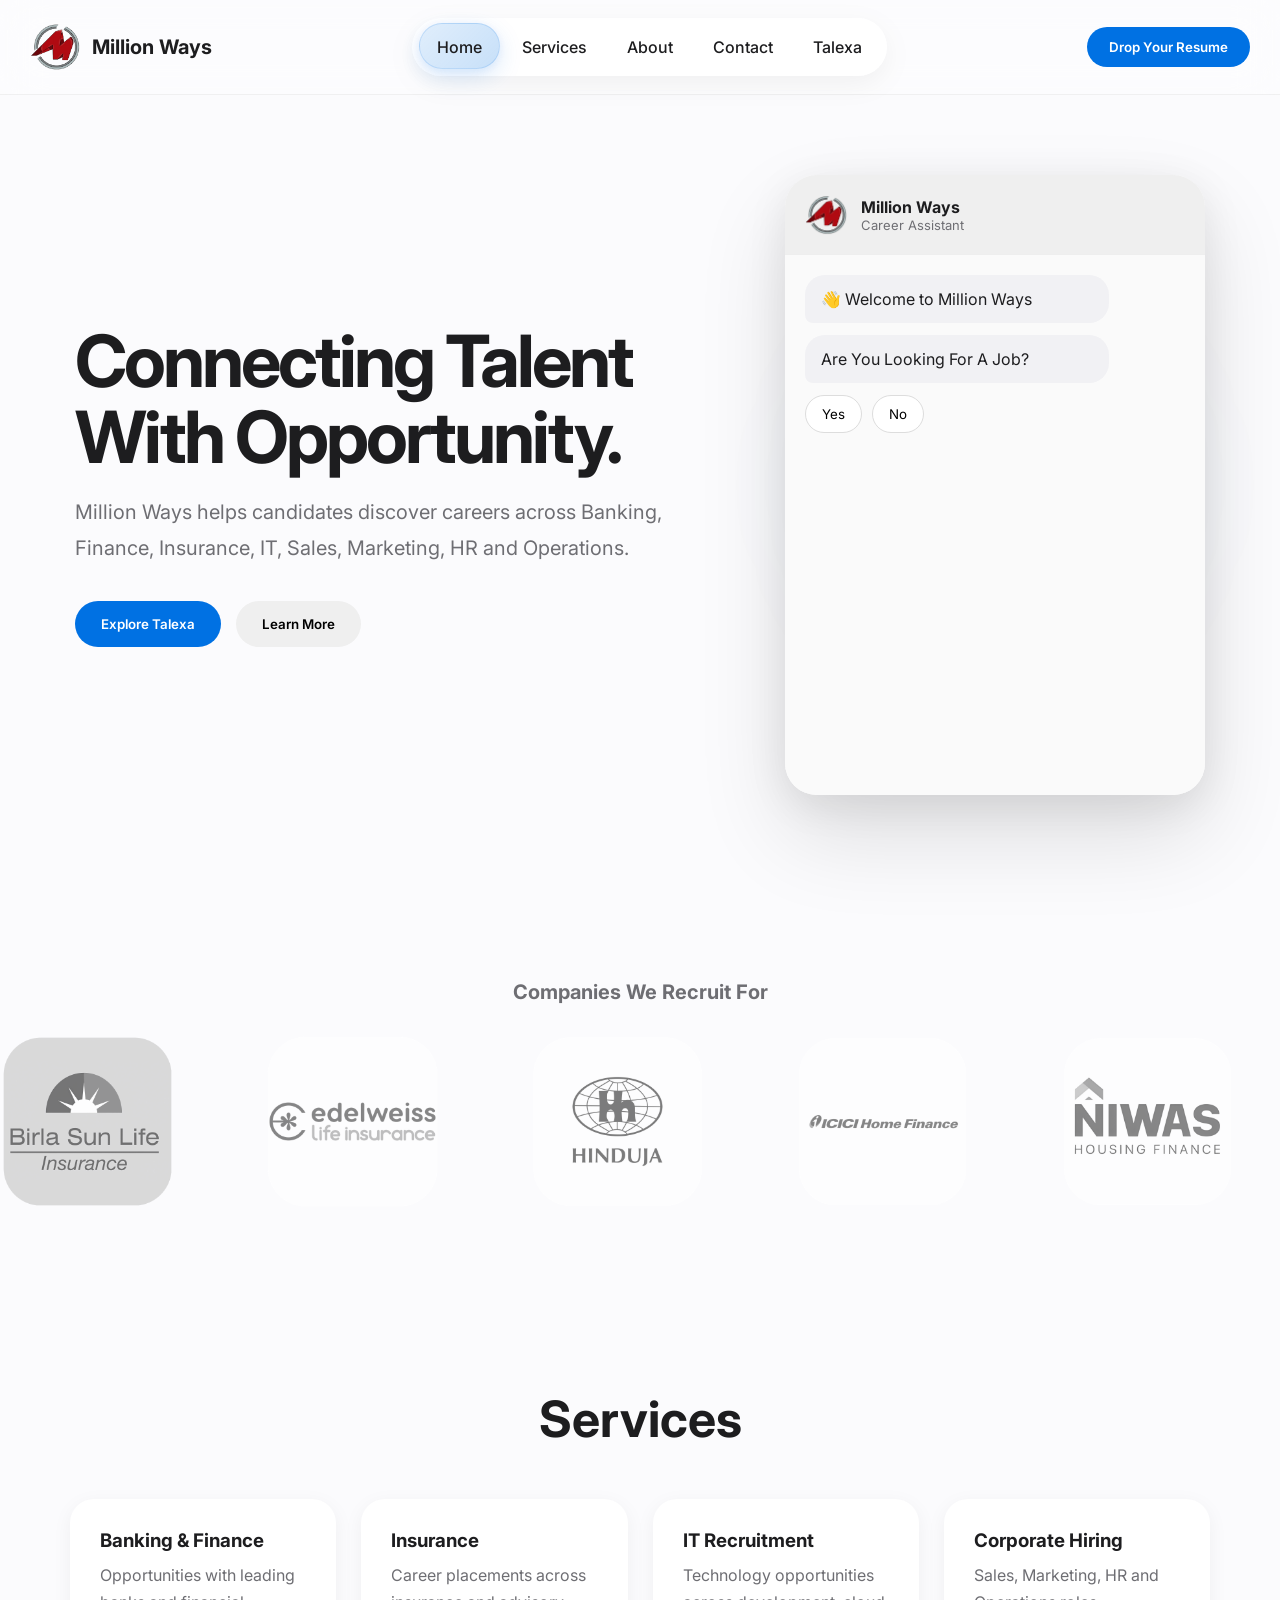
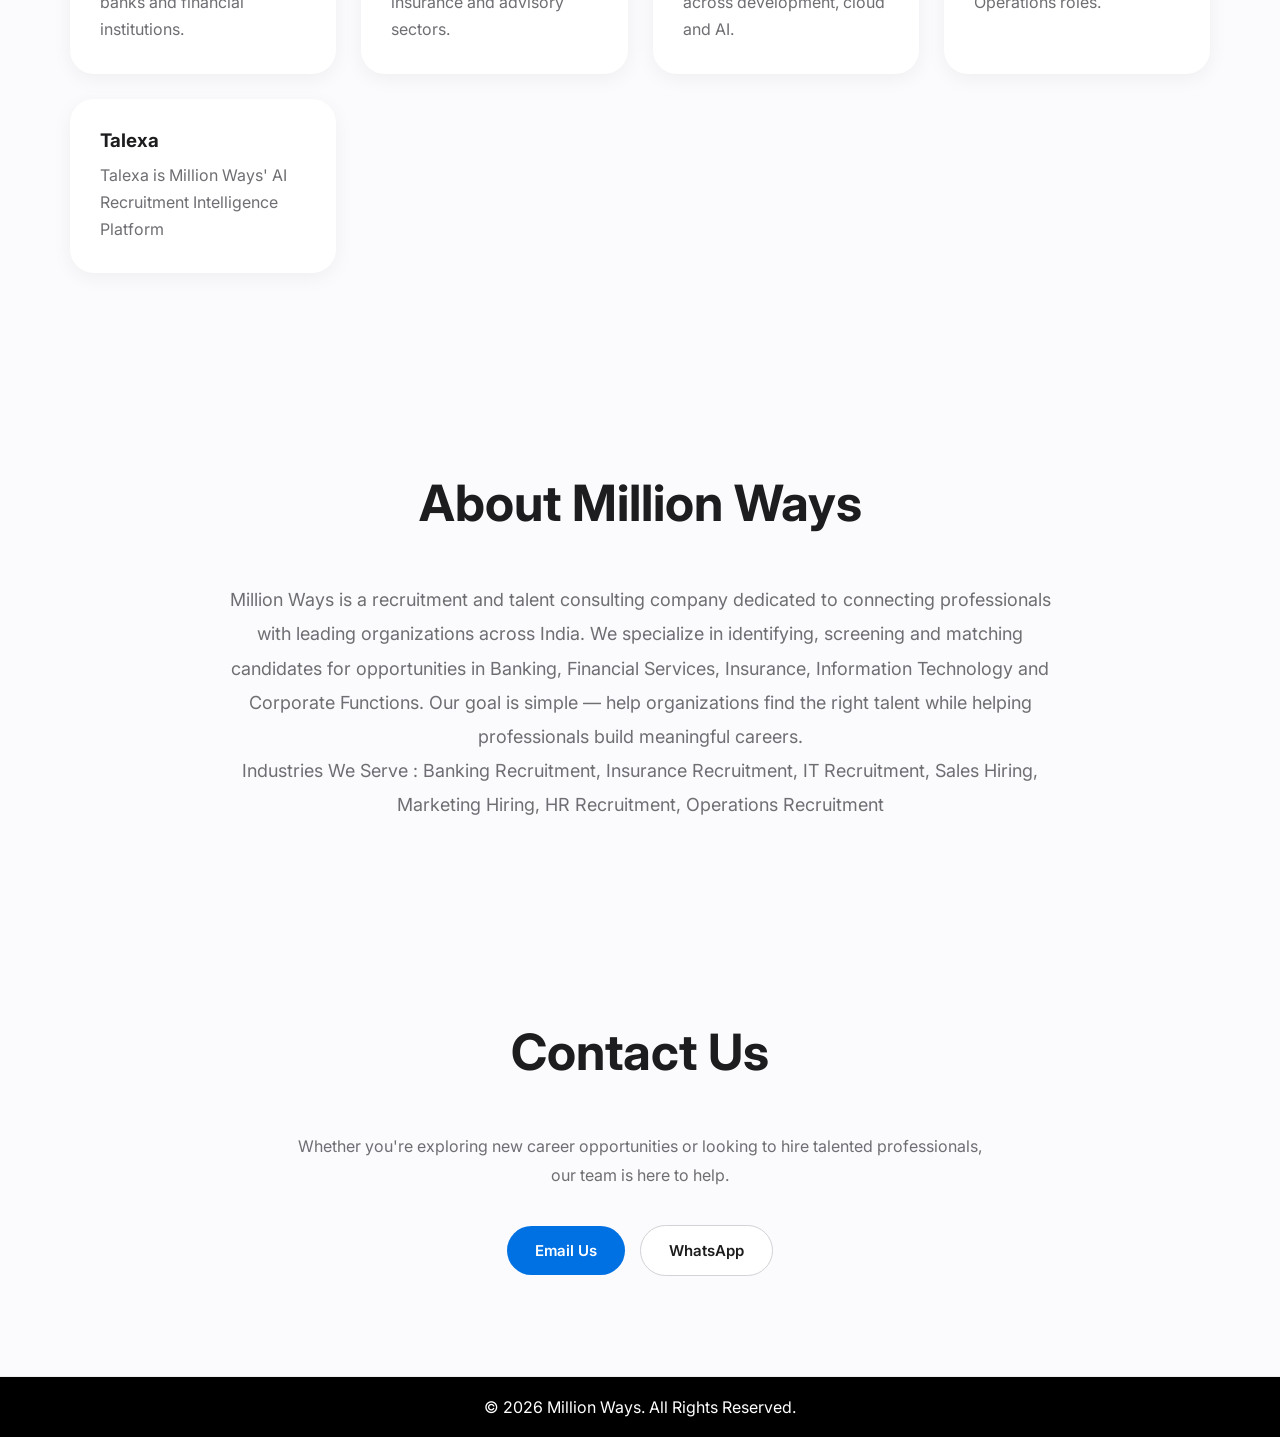
<file: index.html>
<!DOCTYPE html>
<html lang="en">
<head>
<meta charset="UTF-8">
<meta name="viewport" content="width=device-width, initial-scale=1.0">
<title>Million Ways | Recruitment Consultancy & Career Opportunities Across India</title>
<meta name="theme-color" content="#0071e3">
<meta name="description"
content="Million Ways connects professionals with career opportunities across Banking, Finance, Insurance, IT, Sales, Marketing, HR and Operations across India.">
<meta name="keywords"
content="jobs india, recruitment consultant, talent acquisition, banking jobs, finance jobs, insurance jobs, IT jobs, HR jobs, sales jobs, hiring consultancy, career opportunities india, recruitment agency india, million ways">
<meta name="author"
content="Million Ways">
<meta name="robots"
content="index, follow">
<meta name="language"
content="English">
<meta property="og:title"
content="Million Ways | Connecting Talent With Opportunity">
<meta property="og:description"
content="Discover career opportunities across Banking, Finance, Insurance, IT and Corporate Functions.">
<meta property="og:image"
content="https://millionways.in/images/og-image.jpg">
<meta property="og:url"
content="https://millionways.in">
<meta property="og:type"
content="website">
<link rel="canonical" href="https://millionways.in">
<link rel="icon" type="image/png" href="images/favicon.png">
<link href="https://fonts.googleapis.com/css2?family=Inter:wght@300;400;500;600;700;800&display=swap" rel="stylesheet">
<link rel="stylesheet" href="css/style.css">
</head>
<body>

<nav>
<div class="nav-container">

<div class="logo">
<img src="images/MW_Logo.png" alt="Million Ways" style="width:50px;height:50px;">
Million Ways
</div>

<div class="nav-links">
    <div class="nav-bubble"></div>
    <a href="javascript:void(0)" onclick="scrollToHome()">Home</a>
    <a href="javascript:void(0)" onclick="scrollToServices()">Services</a>
    <a href="javascript:void(0)" onclick="scrollToAbout()">About</a>
    <a href="javascript:void(0)" onclick="scrollToContact()">Contact</a>
    <a href="talexa.html">Talexa</a>
</div>

<a href="mailto:consult@millionways.in?subject=Resume Submission"><button class="nav-btn">
Drop Your Resume
</button></a>

</div>
</nav>

<section class="hero">

<div class="left">

<h1>
Connecting Talent
With Opportunity.
</h1>

<p>
Million Ways helps candidates discover careers across Banking, Finance, Insurance, IT, Sales, Marketing, HR and Operations.
</p>

<div class="hero-btns">
<!-- <button class="primary" onclick="openCareerModal()">Explore Careers</button> -->
 <button class="primary"><a href = "talexa.html" style="text-decoration: none;", class="primary">Explore Talexa</a></button>
<button class="secondary" onclick="openLearnModal()">Learn More</button>
</div>

</div>

<div class="chat-wrapper">

<div class="glow"></div>

<div class="chat-window">

<div class="chat-header">

<img src="images/MW_Logo.png" alt="Million Ways" class="site-logo">

<div>
<div style="font-weight:700;">Million Ways</div>
<div style="font-size:13px;color:#6e6e73;">
Career Assistant
</div>
</div>

</div>

<div class="chat-body" id="chat"></div>

</div>

</div>

</section>

<section class="partners">

<h3>Companies We Recruit For</h3>

<div class="logo-marquee">

<div class="logo-track">

<img src="images/ABSLI.png">
<img src="images/ELI.png">
<img src="images/HHF.png">
<img src="images/IHFC.png">
<img src="images/NHF.png">
<img src="images/SHF.png">
<img src="images/TMI.png">
<img src="images/USFB.png">

<img src="images/ABSLI.png">
<img src="images/ELI.png">
<img src="images/HHF.png">
<img src="images/IHFC.png">
<img src="images/NHF.png">
<img src="images/SHF.png">
<img src="images/TMI.png">
<img src="images/USFB.png">

</div>

</div>

</section>

<section id="services" class="section">

<h2>Services</h2>

<div class="cards">

<div class="card">
<h3>Banking & Finance</h3>
<p>Opportunities with leading banks and financial institutions.</p>
</div>

<div class="card">
<h3>Insurance</h3>
<p>Career placements across insurance and advisory sectors.</p>
</div>

<div class="card">
<h3>IT Recruitment</h3>
<p>Technology opportunities across development, cloud and AI.</p>
</div>

<div class="card">
<h3>Corporate Hiring</h3>
<p>Sales, Marketing, HR and Operations roles.</p>
</div>

<div class="card">
<h3>Talexa</h3>
<p>Talexa is Million Ways' AI Recruitment Intelligence Platform</p>
</div>

</div>

</section>

<section id="about" class="section">
<h2>About Million Ways</h2>

<p style="
text-align:center;
color:#6e6e73;
max-width:850px;
margin:auto;
line-height:1.9;
font-size:18px;
">

Million Ways is a recruitment and talent
consulting company dedicated to connecting
professionals with leading organizations
across India.

We specialize in identifying, screening and
matching candidates for opportunities in
Banking, Financial Services, Insurance,
Information Technology and Corporate
Functions.

Our goal is simple — help organizations
find the right talent while helping
professionals build meaningful careers.

</p>
<p style="
text-align:center;
color:#6e6e73;
max-width:850px;
margin:auto;
line-height:1.9;
font-size:18px;
">
Industries We Serve : Banking Recruitment, Insurance Recruitment, IT Recruitment, 
Sales Hiring, Marketing Hiring, HR Recruitment, Operations Recruitment
</p>
</section>

<section id="contact" class="section">
<h2>Contact Us</h2>

<p style="
text-align:center;
color:#6e6e73;
max-width:700px;
margin:auto;
line-height:1.8;
">

Whether you're exploring new career
opportunities or looking to hire talented
professionals, our team is here to help.

</p>

<div class="contact-buttons">

<a href="mailto:consult@millionways.in">
    <button class="contact-primary">
        Email Us
    </button>
</a>

<a href="https://wa.me/918002369222" target="_blank">
    <button class="contact-secondary">
        WhatsApp
    </button>
</a>

</div>
</section>

<footer>
© 2026 Million Ways. All Rights Reserved.
</footer>

<div id="careerModal" class="career-modal">

    <div class="career-card">

        <span class="close-modal" onclick="closeCareerModal()">
            &times;
        </span>

        <h2>Join Our Talent Network</h2>

        <p>
            Fill in your details and we'll contact you when a suitable opportunity becomes available.
        </p>

        <form id="careerForm">

            <input
            type="text"
            id="name"
            placeholder="Full Name *"
            required>

            <input
            type="text"
            id="phone"
            placeholder="Phone Number *"
            required>

            <input
            type="email"
            id="email"
            placeholder="Email">

            <input
            type="text"
            id="current_org"
            placeholder="Current Organization">

            <input
            type="text"
            id="previous_org"
            placeholder="Previous Organization">

            <select id="field" required>

                <option value="">
                    Select Field *
                </option>

                <option>
                    IT
                </option>

                <option>
                    Banking & Finance
                </option>

                <option>
                    Insurance
                </option>

                <option>
                    Sales
                </option>

                <option>
                    HR
                </option>

                <option>
                    Marketing
                </option>

            </select>

            <input
            type="text"
            id="experience"
            placeholder="Years of Experience *"
            required>

            <input
            type="text"
            id="ctc"
            placeholder="Current CTC">

            <select id="state" required>

                <option value="">
                    Select State *
                </option>

                <option>Maharashtra</option>
                <option>Gujarat</option>
                <option>Karnataka</option>
                <option>Tamil Nadu</option>
                <option>Delhi</option>
                <option>Rajasthan</option>
                <option>Punjab</option>
                <option>West Bengal</option>
                <option>Uttar Pradesh</option>
                <option>Haryana</option>

            </select>

            <div
            class="cf-turnstile"
            data-sitekey="0x4AAAAAADfIiSt7VFJpY1QB">
            </div>

            <button
            type="submit"
            class="submit-btn">

                Submit Profile

            </button>
        </form>

        <div
        id="successMessage"
        style="display:none;">

            <h3>Thank You</h3>

            <p>
                Your profile has been added to our talent network.
                We will contact you when a suitable opportunity becomes available.
            </p>
        </div>
    </div>
</div>

<div id="learnModal" class="career-modal">

    <div class="career-card">

        <span class="close-modal"
        onclick="closeLearnModal()">
            &times;
        </span>

        <h2>How We Work</h2>

        <p>
            Our recruitment process is designed to connect the right talent with the right opportunities.
        </p>

        <div class="flow-container">

            <div class="flow-step">
                <span>1</span>
                <h3>Source Candidates</h3>
                <p>Talent acquisition across industries</p>
            </div>

            

            <div class="flow-step">
                <span>2</span>
                <h3>Interaction & Screening</h3>
                <p>Profile evaluation and discussion</p>
            </div>

            

            <div class="flow-step">
                <span>3</span>
                <h3>Shortlist Candidates</h3>
                <p>Matching suitable opportunities</p>
            </div>

            

            <div class="flow-step">
                <span>4</span>
                <h3>Client Approval</h3>
                <p>Review and approval process</p>
            </div>

            

            <div class="flow-step">
                <span>5</span>
                <h3>Interview Process</h3>
                <p>Interview coordination and support</p>
            </div>

            

            <div class="flow-step">
                <span>6</span>
                <h3>Joining Process</h3>
                <p>Offer acceptance and onboarding</p>
            </div>

        </div>
        <div style="
        display:flex;
        justify-content:center;
        margin-top:30px;
        padding-top:20px;
        border-top:1px solid #e5e5e7;
        ">
        <button
        class="submit-btn"
        onclick="closeLearnModal();openCareerModal();">

            Join Talent Network

        </button>
        </div>

    </div>

</div>


<script src="js/app.js"></script>
<script
src="https://challenges.cloudflare.com/turnstile/v0/api.js"
async
defer>
</script>

<script type="application/ld+json">
{
  "@context":"https://schema.org",
  "@type":"Organization",
  "name":"Million Ways",
  "url":"https://millionways.in",
  "logo":"https://millionways.in/images/MW_Logo.png",
  "email":"consult@millionways.in"
}
</script>

</body>
</html>
</file>
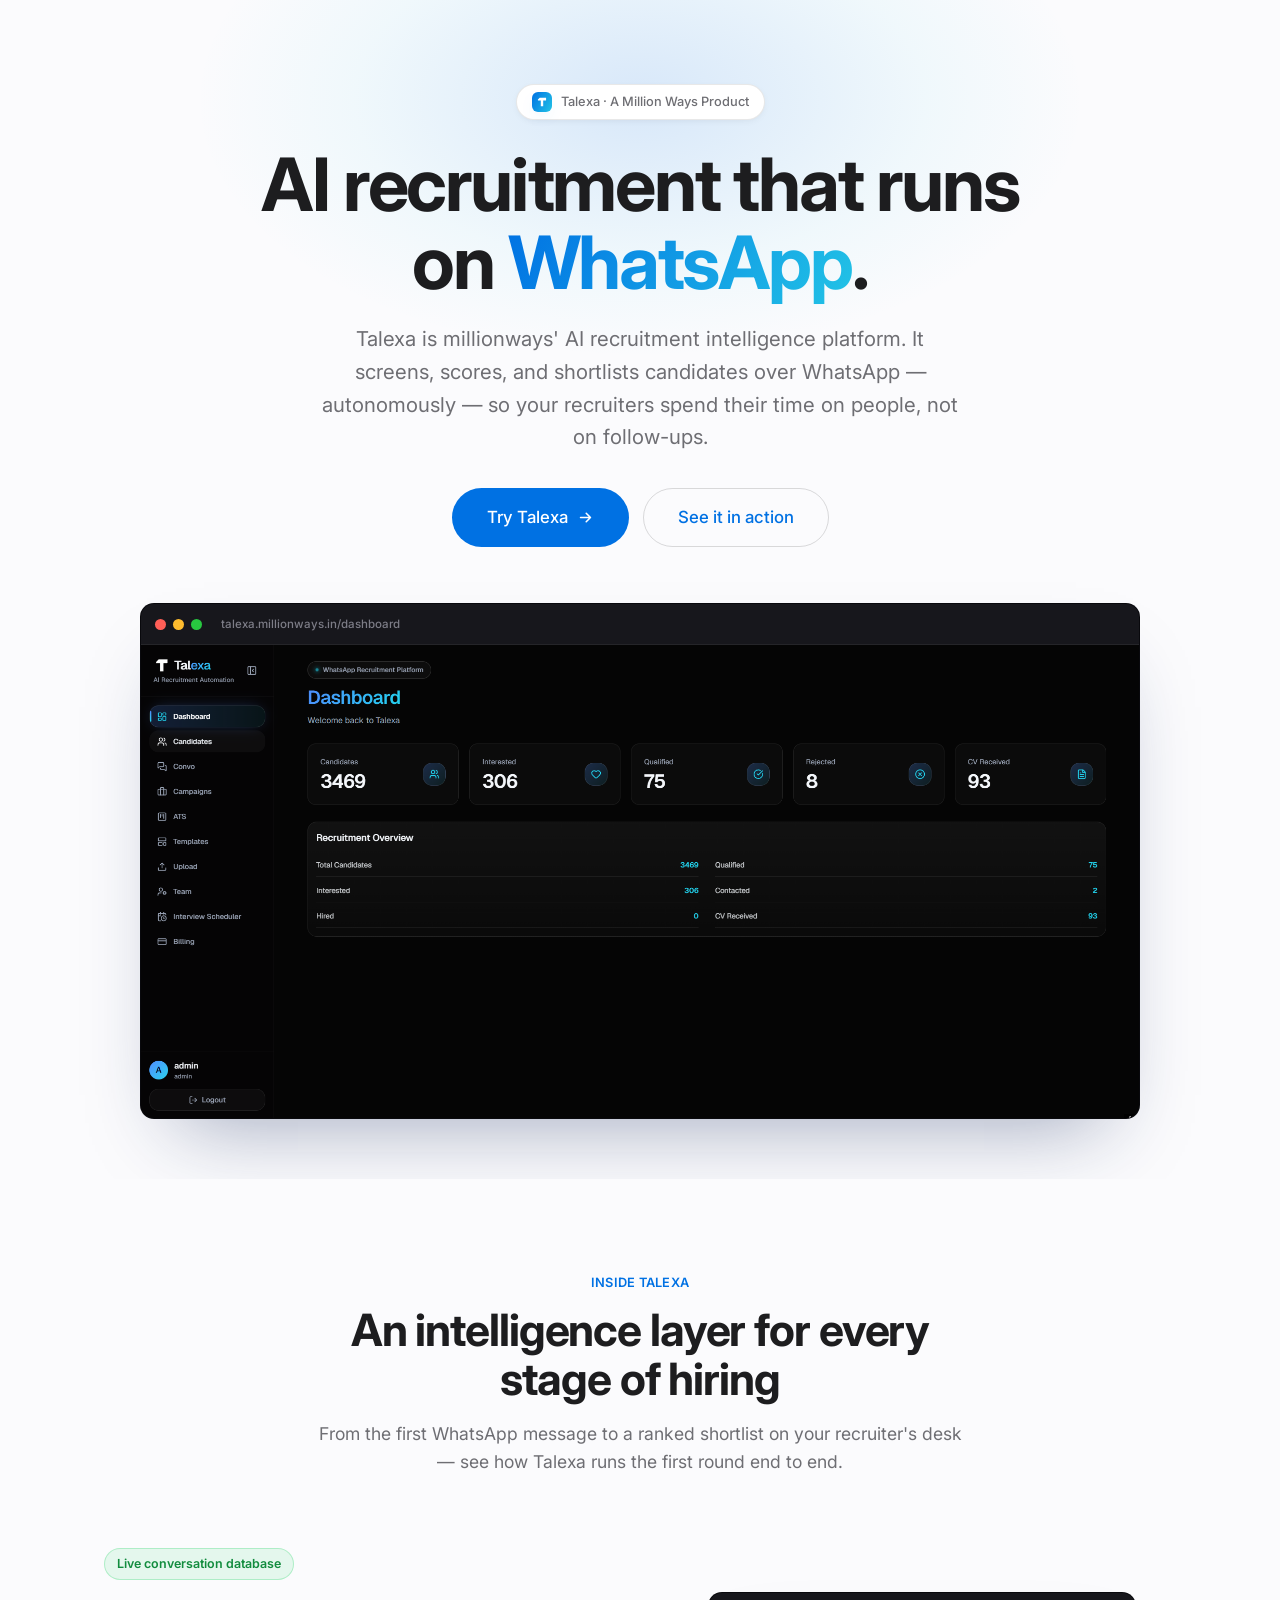
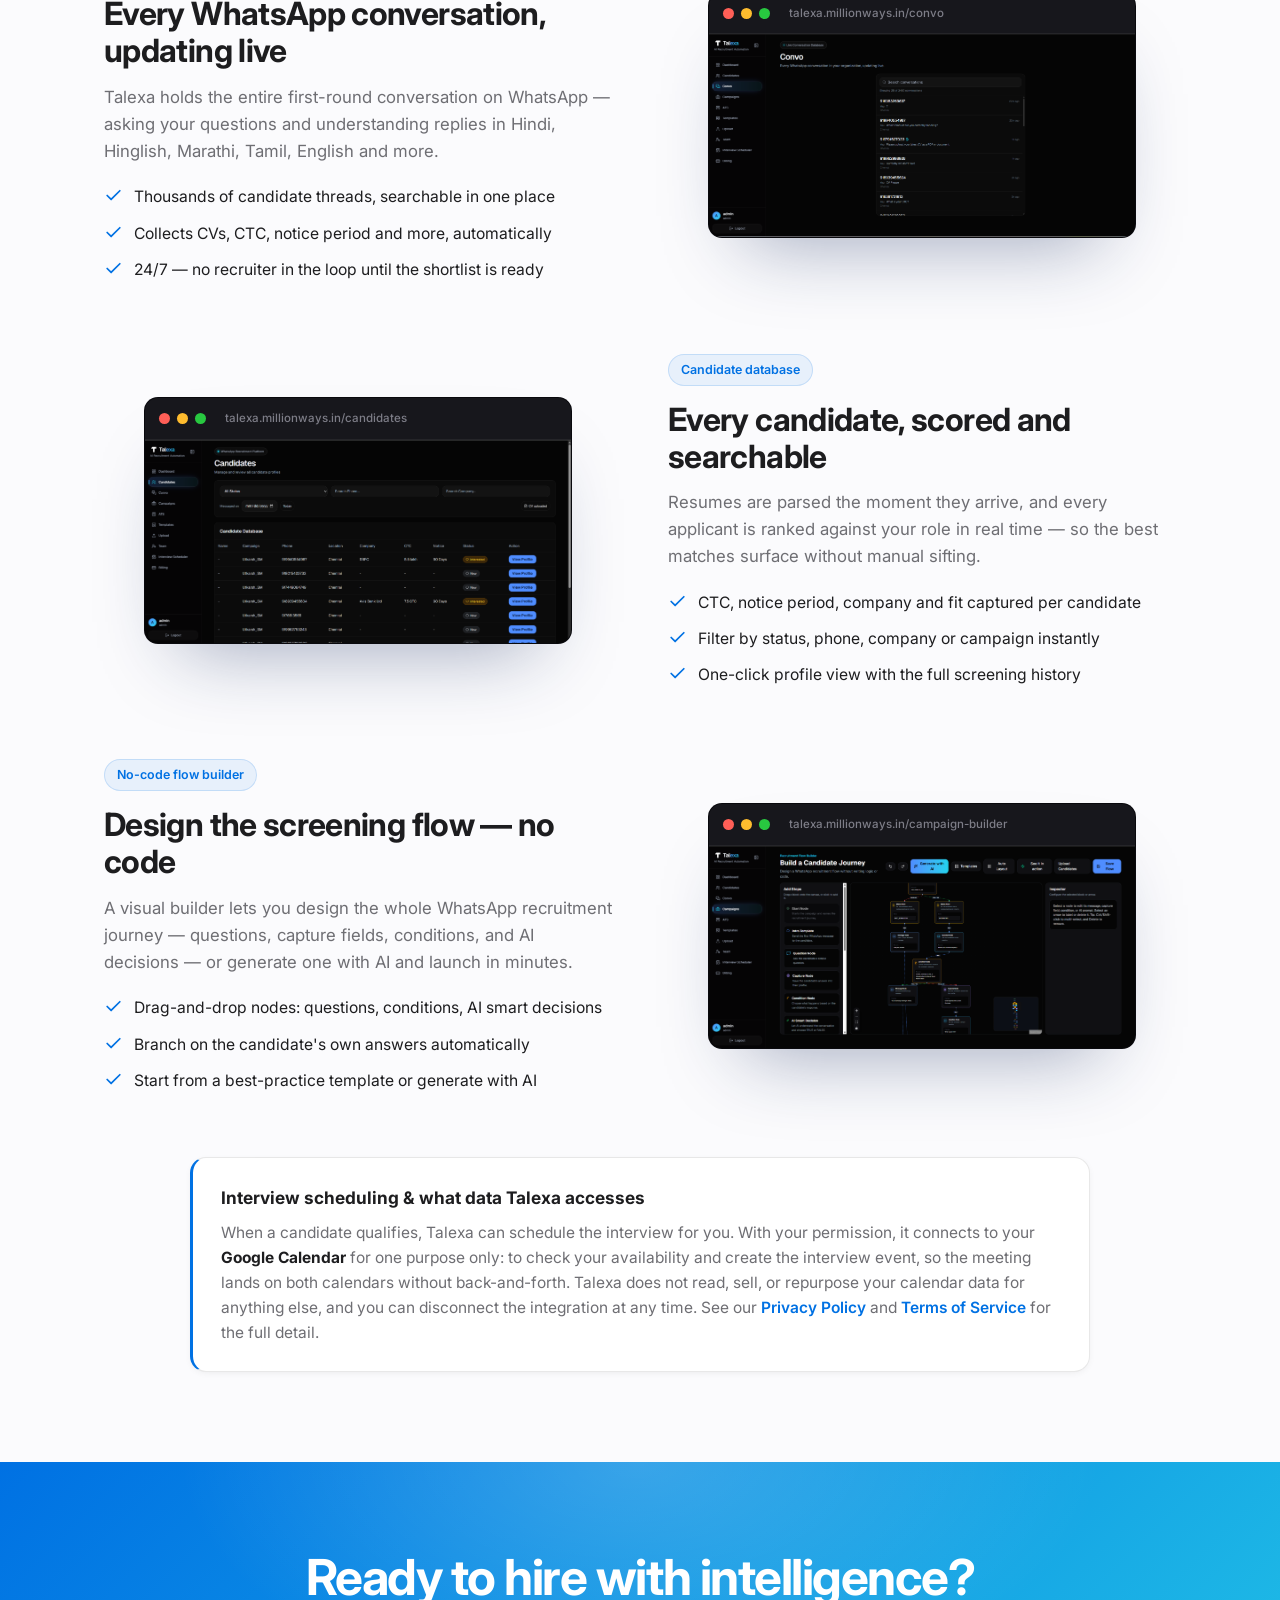
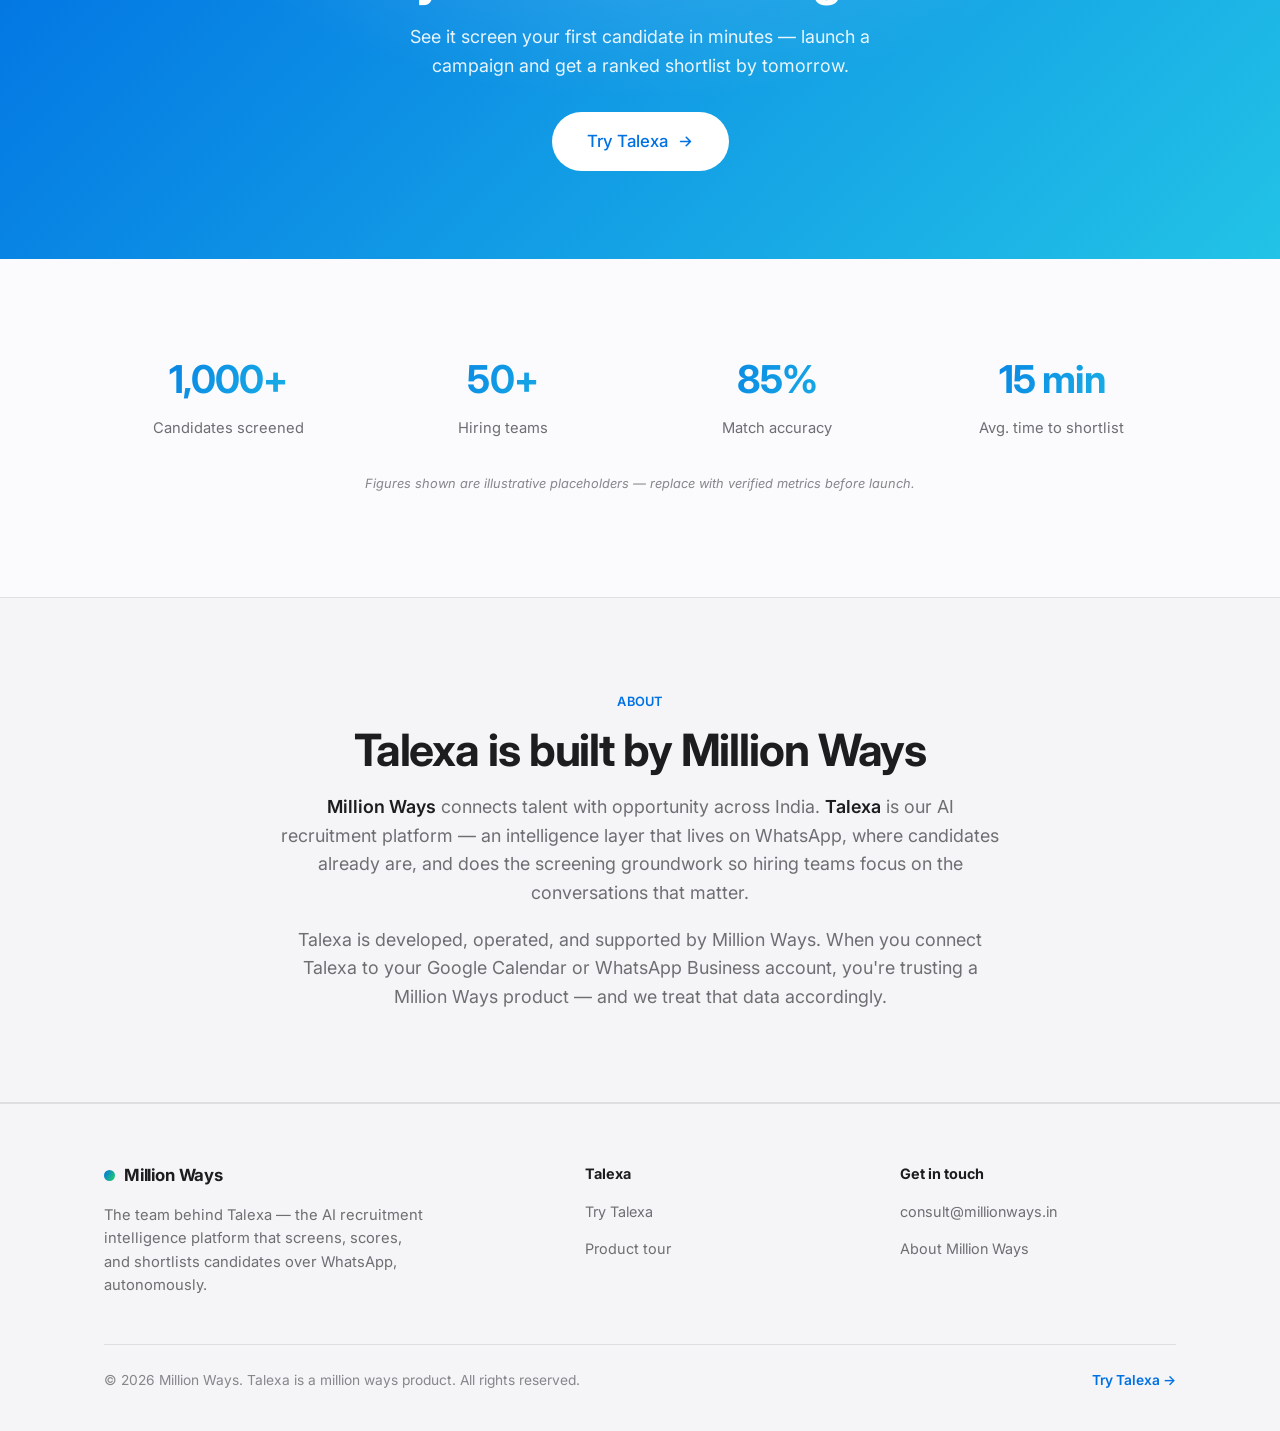
<file: talexa.html>
<!doctype html>
<html lang="en">
<head>
  <meta charset="utf-8" />
  <meta name="viewport" content="width=device-width, initial-scale=1" />
  <title>Talexa — millionways' AI Recruitment Intelligence Platform</title>
  <meta name="description" content="Talexa is millionways' AI recruitment platform. It screens, scores, and shortlists candidates over WhatsApp — parsing resumes, scoring fit, and scheduling interviews so recruiters spend time on people, not follow-ups." />
  <link rel="icon" type="image/svg+xml" href="/talexa-icon.svg" />
  <link rel="canonical" href="https://millionways.in/talexa" />

  <!-- Open Graph -->
  <meta property="og:type" content="website" />
  <meta property="og:site_name" content="millionways" />
  <meta property="og:title" content="Talexa — millionways' AI Recruitment Intelligence Platform" />
  <meta property="og:description" content="AI that screens, scores, and shortlists candidates over WhatsApp. A millionways product." />
  <meta property="og:url" content="https://millionways.in/talexa" />
  <meta property="og:image" content="https://millionways.in/talexa-og.png" />
  <meta name="twitter:card" content="summary_large_image" />
  <meta name="twitter:title" content="Talexa — millionways' AI Recruitment Intelligence Platform" />
  <meta name="twitter:description" content="AI that screens, scores, and shortlists candidates over WhatsApp. A millionways product." />
  <meta name="twitter:image" content="https://millionways.in/talexa-og.png" />

  <!-- Match millionways.in typography -->
  <link rel="preconnect" href="https://fonts.googleapis.com" />
  <link rel="preconnect" href="https://fonts.gstatic.com" crossorigin />
  <link href="https://fonts.googleapis.com/css2?family=Inter:wght@400;500;600;700;800&display=swap" rel="stylesheet" />

  <style>
    :root {
      /* millionways.in light theme */
      --bg: #fbfbfd;
      --bg-2: #f5f5f7;
      --surface: #ffffff;
      --text: #1d1d1f;
      --muted: #6e6e73;
      --dim: #86868b;
      --line: rgba(0, 0, 0, 0.09);
      --line-2: rgba(0, 0, 0, 0.14);
      /* accents */
      --blue: #0071e3;        /* millionways primary */
      --blue-hover: #0077ed;
      --cyan: #22c3e6;        /* Talexa gradient nod */
      --green: #25d366;       /* WhatsApp / secondary */
      --grad: linear-gradient(120deg, #0071e3 0%, #22c3e6 100%);
      --radius: 20px;
      --shadow-card: 0 2px 10px -4px rgba(0, 0, 0, 0.12);
      --shadow-shot: 0 40px 80px -36px rgba(20, 40, 90, 0.4);
    }

    * { box-sizing: border-box; }
    html { scroll-behavior: smooth; }
    @media (prefers-reduced-motion: reduce) { html { scroll-behavior: auto; } }

    body {
      margin: 0;
      background: var(--bg);
      color: var(--text);
      font-family: "Inter", ui-sans-serif, system-ui, -apple-system, "Segoe UI", Roboto, sans-serif;
      -webkit-font-smoothing: antialiased;
      text-rendering: optimizeLegibility;
      line-height: 1.6;
      overflow-x: hidden;
    }
    a { color: inherit; text-decoration: none; }
    ::selection { background: rgba(0, 113, 227, 0.18); }

    a:focus-visible, button:focus-visible {
      outline: 2px solid var(--blue);
      outline-offset: 3px;
      border-radius: 8px;
    }

    .wrap { width: 100%; max-width: 1120px; margin: 0 auto; padding: 0 24px; }
    .grad-text {
      background: var(--grad);
      -webkit-background-clip: text; background-clip: text; color: transparent;
    }

    /* ---------- Buttons (pill, Apple/millionways style) ---------- */
    .btn {
      display: inline-flex; align-items: center; justify-content: center; gap: 9px;
      font-size: 0.95rem; font-weight: 500;
      padding: 11px 22px; border-radius: 980px;
      border: 1px solid transparent; cursor: pointer;
      transition: background 0.2s ease, color 0.2s ease, transform 0.15s ease, box-shadow 0.2s ease, border-color 0.2s ease;
    }
    .btn svg { width: 17px; height: 17px; }
    .btn-primary { background: var(--blue); color: #fff; }
    .btn-primary:hover { background: var(--blue-hover); transform: translateY(-1px); box-shadow: 0 12px 28px -14px rgba(0,113,227,0.7); }
    .btn-ghost { background: transparent; color: var(--blue); border-color: var(--line-2); }
    .btn-ghost:hover { background: rgba(0,113,227,0.06); }
    .btn-lg { padding: 15px 34px; font-size: 1.05rem; }

    /* ---------- Brand marks ---------- */
    .tlx-badge {
      display: inline-flex; align-items: center; justify-content: center;
      width: 36px; height: 36px; border-radius: 10px;
      background: var(--grad);
      box-shadow: 0 6px 16px -8px rgba(0,113,227,0.8);
      flex-shrink: 0;
    }
    .tlx-badge svg { width: 21px; height: 21px; display: block; }
    .tlx-wordmark { font-size: 1.24rem; font-weight: 700; letter-spacing: -0.02em; }

    .mw-mark { display: inline-flex; align-items: center; gap: 9px; font-size: 1.05rem; font-weight: 700; letter-spacing: -0.01em; }
    .mw-dot { width: 11px; height: 11px; border-radius: 50%; background: linear-gradient(120deg, var(--blue), var(--green)); }

    /* ---------- Hero ---------- */
    .hero { position: relative; padding: 84px 0 60px; text-align: center; overflow: hidden; }
    .hero .glow {
      position: absolute; left: 50%; top: -160px; transform: translateX(-50%);
      width: 900px; height: 520px; pointer-events: none;
      background: radial-gradient(ellipse at center, rgba(0,113,227,0.14), rgba(34,195,230,0.05) 45%, transparent 70%);
    }
    .hero-inner { position: relative; max-width: 800px; margin: 0 auto; }
    .pill {
      display: inline-flex; align-items: center; gap: 9px;
      font-size: 0.8rem; font-weight: 500; color: var(--muted);
      background: var(--surface); border: 1px solid var(--line);
      border-radius: 999px; padding: 7px 15px;
      box-shadow: var(--shadow-card);
    }
    .pill .tlx-badge { width: 20px; height: 20px; border-radius: 6px; }
    .pill .tlx-badge svg { width: 12px; height: 12px; }
    .hero h1 {
      font-size: clamp(2.6rem, 5.5vw + 0.6rem, 4.6rem);
      font-weight: 700; letter-spacing: -0.03em; line-height: 1.05;
      margin: 26px 0 0;
    }
    .hero .lede { color: var(--muted); font-size: clamp(1.05rem, 0.6vw + 0.95rem, 1.28rem); max-width: 640px; margin: 22px auto 0; }
    .hero-cta { display: flex; flex-wrap: wrap; gap: 14px; justify-content: center; margin-top: 34px; }

    /* ---------- Browser-frame screenshot ---------- */
    .shot {
      border-radius: 14px; overflow: hidden;
      border: 1px solid var(--line-2);
      background: #0b0b0f;
      box-shadow: var(--shadow-shot);
    }
    .shot-bar {
      display: flex; align-items: center; gap: 7px;
      padding: 11px 14px; background: #17171c; border-bottom: 1px solid rgba(255,255,255,0.06);
    }
    .shot-bar i { width: 11px; height: 11px; border-radius: 50%; display: block; }
    .shot-bar i:nth-child(1){ background:#ff5f57; } .shot-bar i:nth-child(2){ background:#febc2e; } .shot-bar i:nth-child(3){ background:#28c840; }
    .shot-bar .url { margin-left: 12px; font-size: 0.72rem; color: #7d7d87; font-weight: 500; }
    .shot img { display: block; width: 100%; height: auto; }
    .shot-fallback {
      display: block; width: 100%; aspect-ratio: 16 / 9;
      background:
        repeating-linear-gradient(45deg, rgba(255,255,255,0.02) 0 12px, transparent 12px 24px),
        #101014;
      color: #55555f; font-size: 0.85rem;
      display: flex; align-items: center; justify-content: center; text-align: center; padding: 20px;
    }

    .hero-shot { margin: 56px auto 0; max-width: 1000px; }

    /* ---------- Product tour (alternating rows) ---------- */
    section.block { padding: 90px 0; }
    section.block.alt { background: var(--bg-2); border-top: 1px solid var(--line); border-bottom: 1px solid var(--line); }
    .sec-head { max-width: 660px; margin: 0 auto; text-align: center; }
    .sec-eyebrow { font-size: 0.8rem; letter-spacing: 0.02em; text-transform: uppercase; color: var(--blue); font-weight: 600; }
    .sec-head h2 { font-size: clamp(1.9rem, 2.6vw + 0.7rem, 2.9rem); font-weight: 700; letter-spacing: -0.025em; line-height: 1.1; margin: 12px 0 0; }
    .sec-head p { color: var(--muted); font-size: 1.1rem; margin: 16px 0 0; }

    .row {
      display: grid; grid-template-columns: 1fr 1fr; gap: 56px; align-items: center;
      margin-top: 72px;
    }
    .row.rev .row-text { order: 2; }
    .row-text .tag {
      display: inline-flex; align-items: center; gap: 8px;
      font-size: 0.78rem; font-weight: 600; color: var(--blue);
      background: rgba(0,113,227,0.08); border: 1px solid rgba(0,113,227,0.16);
      border-radius: 999px; padding: 5px 12px;
    }
    .row-text .tag.green { color: #128c3e; background: rgba(37,211,102,0.1); border-color: rgba(37,211,102,0.28); }
    .row-text h3 { font-size: clamp(1.5rem, 1.6vw + 0.9rem, 2rem); font-weight: 700; letter-spacing: -0.02em; margin: 16px 0 0; line-height: 1.15; }
    .row-text p { color: var(--muted); font-size: 1.05rem; margin: 14px 0 0; }
    .row-text ul { list-style: none; padding: 0; margin: 20px 0 0; display: flex; flex-direction: column; gap: 11px; }
    .row-text li { display: flex; gap: 11px; align-items: flex-start; font-size: 0.98rem; color: var(--text); }
    .row-text li svg { width: 19px; height: 19px; color: var(--blue); flex-shrink: 0; margin-top: 2px; }

    /* ---------- Data / scope note ---------- */
    .scope { margin: 64px auto 0; max-width: 900px; background: var(--surface); border: 1px solid var(--line); border-left: 3px solid var(--blue); border-radius: 16px; padding: 26px 28px; box-shadow: var(--shadow-card); }
    .scope h3 { margin: 0; font-size: 1.08rem; font-weight: 700; }
    .scope p { color: var(--muted); font-size: 0.97rem; margin: 10px 0 0; }
    .scope a { color: var(--blue); font-weight: 600; }

    /* ---------- CTA band ---------- */
    .cta-band { position: relative; overflow: hidden; text-align: center; padding: 88px 0;
      background: linear-gradient(135deg, #0071e3 0%, #22c3e6 100%); color: #fff; }
    .cta-band::after { content: ""; position: absolute; inset: 0; background: radial-gradient(ellipse 60% 100% at 50% 0%, rgba(255,255,255,0.18), transparent 60%); pointer-events: none; }
    .cta-band h2 { position: relative; font-size: clamp(2rem, 3vw + 0.8rem, 3.1rem); font-weight: 700; letter-spacing: -0.03em; margin: 0 auto; max-width: 720px; line-height: 1.1; }
    .cta-band p { position: relative; font-size: 1.12rem; margin: 18px auto 0; max-width: 540px; color: rgba(255,255,255,0.9); }
    .cta-band .btn { position: relative; margin-top: 32px; background: #fff; color: var(--blue); }
    .cta-band .btn:hover { background: #f2f6ff; transform: translateY(-1px); }

    /* ---------- Stats ---------- */
    .stats { display: grid; grid-template-columns: repeat(4, 1fr); gap: 26px; }
    .stat { text-align: center; }
    .stat .num { font-size: clamp(2.2rem, 3vw, 3rem); font-weight: 700; letter-spacing: -0.02em; }
    .stat .lbl { color: var(--muted); font-size: 0.92rem; margin-top: 6px; }
    .stats-note { text-align: center; color: var(--dim); font-size: 0.8rem; margin-top: 34px; font-style: italic; }

    /* ---------- About ---------- */
    .about-inner { max-width: 720px; margin: 0 auto; text-align: center; }
    .about-inner p { color: var(--muted); font-size: 1.12rem; margin: 18px 0 0; }
    .about-inner p strong { color: var(--text); font-weight: 600; }

    /* ---------- Footer ---------- */
    footer { border-top: 1px solid var(--line); padding: 58px 0 40px; background: var(--bg-2); }
    .foot-grid { display: grid; grid-template-columns: 1.6fr 1fr 1fr; gap: 40px; }
    .foot-brand p { color: var(--muted); font-size: 0.92rem; max-width: 320px; margin: 15px 0 0; }
    .foot-col h4 { font-size: 0.9rem; font-weight: 700; margin: 0 0 4px; }
    .foot-col ul { list-style: none; padding: 0; margin: 14px 0 0; display: flex; flex-direction: column; gap: 12px; }
    .foot-col a { color: var(--muted); font-size: 0.9rem; transition: color 0.2s ease; }
    .foot-col a:hover { color: var(--text); }
    .foot-bottom { margin-top: 46px; padding-top: 24px; border-top: 1px solid var(--line); display: flex; flex-wrap: wrap; align-items: center; justify-content: space-between; gap: 14px; color: var(--dim); font-size: 0.86rem; }
    .foot-bottom a.try-link { color: var(--blue); font-weight: 600; }
    .foot-bottom a.try-link:hover { text-decoration: underline; }

    /* ---------- Reveal ---------- */
    .reveal { opacity: 0; transform: translateY(20px); transition: opacity 0.6s ease, transform 0.6s ease; }
    .reveal.in { opacity: 1; transform: none; }
    @media (prefers-reduced-motion: reduce) { .reveal { opacity: 1; transform: none; transition: none; } }

    /* ---------- Responsive ---------- */
    @media (max-width: 860px) {
      .row { grid-template-columns: 1fr; gap: 32px; margin-top: 56px; }
      .row.rev .row-text { order: 0; }
      .foot-grid { grid-template-columns: 1fr 1fr; }
      .foot-brand { grid-column: span 2; }
    }
    @media (max-width: 680px) {
      section.block { padding: 64px 0; }
      .stats { grid-template-columns: repeat(2, 1fr); gap: 32px 20px; }
      .foot-grid { grid-template-columns: 1fr; }
      .foot-brand { grid-column: span 1; }
    }
  </style>
</head>
<body>

  <a id="top"></a>

  <!-- ===================== HERO ===================== -->
  <section class="hero">
    <div class="glow" aria-hidden="true"></div>
    <div class="wrap">
      <div class="hero-inner">
        <span class="pill">
          <span class="tlx-badge" aria-hidden="true">
            <svg viewBox="0 0 100 100" xmlns="http://www.w3.org/2000/svg"><path d="M31 14 H84 V38 H60 V86 H40 V38 H16 V29 Z" fill="#ffffff"/></svg>
          </span>
          Talexa · A Million Ways Product
        </span>

        <h1>AI recruitment that runs on <span class="grad-text">WhatsApp</span>.</h1>

        <p class="lede">
          Talexa is millionways' AI recruitment intelligence platform. It screens, scores,
          and shortlists candidates over WhatsApp — autonomously — so your recruiters spend
          their time on people, not on follow-ups.
        </p>

        <div class="hero-cta">
          <a href="https://talexa.millionways.in" class="btn btn-primary btn-lg">
            Try Talexa
            <svg viewBox="0 0 24 24" fill="none" stroke="currentColor" stroke-width="2.2" stroke-linecap="round" stroke-linejoin="round" aria-hidden="true"><path d="M5 12h14M13 6l6 6-6 6"/></svg>
          </a>
          <a href="#tour" class="btn btn-ghost btn-lg">See it in action</a>
        </div>
      </div>

      <!-- Hero product shot: Dashboard -->
      <figure class="hero-shot reveal" style="margin-top:56px">
        <div class="shot">
          <div class="shot-bar" aria-hidden="true">
            <i></i><i></i><i></i>
            <span class="url">talexa.millionways.in/dashboard</span>
          </div>
          <img src="images/dashboard.png" alt="Talexa dashboard showing live recruitment metrics — candidates, interested, qualified, rejected, and CVs received — with a recruitment overview panel." loading="lazy" onerror="this.outerHTML='&lt;div class=&quot;shot-fallback&quot;&gt;Add screenshots/talexa-dashboard.png&lt;/div&gt;'" />
        </div>
      </figure>
    </div>
  </section>

  <!-- ===================== PRODUCT TOUR ===================== -->
  <section class="block" id="tour">
    <div class="wrap">
      <div class="sec-head reveal">
        <span class="sec-eyebrow">Inside Talexa</span>
        <h2>An intelligence layer for every stage of hiring</h2>
        <p>From the first WhatsApp message to a ranked shortlist on your recruiter's desk — see how Talexa runs the first round end to end.</p>
      </div>

      <!-- Row 1: Convo -->
      <div class="row reveal">
        <div class="row-text">
          <span class="tag green">Live conversation database</span>
          <h3>Every WhatsApp conversation, updating live</h3>
          <p>
            Talexa holds the entire first-round conversation on WhatsApp — asking your questions
            and understanding replies in Hindi, Hinglish, Marathi, Tamil, English and more.
          </p>
          <ul>
            <li><svg viewBox="0 0 24 24" fill="none" stroke="currentColor" stroke-width="2.2" stroke-linecap="round" stroke-linejoin="round"><path d="M20 6 9 17l-5-5"/></svg> Thousands of candidate threads, searchable in one place</li>
            <li><svg viewBox="0 0 24 24" fill="none" stroke="currentColor" stroke-width="2.2" stroke-linecap="round" stroke-linejoin="round"><path d="M20 6 9 17l-5-5"/></svg> Collects CVs, CTC, notice period and more, automatically</li>
            <li><svg viewBox="0 0 24 24" fill="none" stroke="currentColor" stroke-width="2.2" stroke-linecap="round" stroke-linejoin="round"><path d="M20 6 9 17l-5-5"/></svg> 24/7 — no recruiter in the loop until the shortlist is ready</li>
          </ul>
        </div>
        <figure class="shot">
          <div class="shot-bar" aria-hidden="true"><i></i><i></i><i></i><span class="url">talexa.millionways.in/convo</span></div>
          <img src="images/convo.png" alt="Talexa Convo screen — a live database of WhatsApp recruitment conversations with candidates, showing recent messages and timestamps." loading="lazy" onerror="this.outerHTML='&lt;div class=&quot;shot-fallback&quot;&gt;Add screenshots/talexa-convo.png&lt;/div&gt;'" />
        </figure>
      </div>

      <!-- Row 2: Candidates (reversed) -->
      <div class="row rev reveal">
        <div class="row-text">
          <span class="tag">Candidate database</span>
          <h3>Every candidate, scored and searchable</h3>
          <p>
            Resumes are parsed the moment they arrive, and every applicant is ranked against your
            role in real time — so the best matches surface without manual sifting.
          </p>
          <ul>
            <li><svg viewBox="0 0 24 24" fill="none" stroke="currentColor" stroke-width="2.2" stroke-linecap="round" stroke-linejoin="round"><path d="M20 6 9 17l-5-5"/></svg> CTC, notice period, company and fit captured per candidate</li>
            <li><svg viewBox="0 0 24 24" fill="none" stroke="currentColor" stroke-width="2.2" stroke-linecap="round" stroke-linejoin="round"><path d="M20 6 9 17l-5-5"/></svg> Filter by status, phone, company or campaign instantly</li>
            <li><svg viewBox="0 0 24 24" fill="none" stroke="currentColor" stroke-width="2.2" stroke-linecap="round" stroke-linejoin="round"><path d="M20 6 9 17l-5-5"/></svg> One-click profile view with the full screening history</li>
          </ul>
        </div>
        <figure class="shot">
          <div class="shot-bar" aria-hidden="true"><i></i><i></i><i></i><span class="url">talexa.millionways.in/candidates</span></div>
          <img src="images/candidates.png" alt="Talexa Candidates screen — a filterable candidate database table showing phone, location, company, CTC, notice period, status and actions." loading="lazy" onerror="this.outerHTML='&lt;div class=&quot;shot-fallback&quot;&gt;Add screenshots/talexa-candidates.png&lt;/div&gt;'" />
        </figure>
      </div>

      <!-- Row 3: Flow builder -->
      <div class="row reveal">
        <div class="row-text">
          <span class="tag">No-code flow builder</span>
          <h3>Design the screening flow — no code</h3>
          <p>
            A visual builder lets you design the whole WhatsApp recruitment journey — questions,
            capture fields, conditions, and AI decisions — or generate one with AI and launch in minutes.
          </p>
          <ul>
            <li><svg viewBox="0 0 24 24" fill="none" stroke="currentColor" stroke-width="2.2" stroke-linecap="round" stroke-linejoin="round"><path d="M20 6 9 17l-5-5"/></svg> Drag-and-drop nodes: questions, conditions, AI smart decisions</li>
            <li><svg viewBox="0 0 24 24" fill="none" stroke="currentColor" stroke-width="2.2" stroke-linecap="round" stroke-linejoin="round"><path d="M20 6 9 17l-5-5"/></svg> Branch on the candidate's own answers automatically</li>
            <li><svg viewBox="0 0 24 24" fill="none" stroke="currentColor" stroke-width="2.2" stroke-linecap="round" stroke-linejoin="round"><path d="M20 6 9 17l-5-5"/></svg> Start from a best-practice template or generate with AI</li>
          </ul>
        </div>
        <figure class="shot">
          <div class="shot-bar" aria-hidden="true"><i></i><i></i><i></i><span class="url">talexa.millionways.in/campaign-builder</span></div>
          <img src="images/flow_builder.png" alt="Talexa campaign flow builder — a visual canvas titled Build a Candidate Journey with draggable nodes for intro templates, questions, conditions and AI decisions." loading="lazy" onerror="this.outerHTML='&lt;div class=&quot;shot-fallback&quot;&gt;Add screenshots/talexa-flow-builder.png&lt;/div&gt;'" />
        </figure>
      </div>

      <!-- Interview scheduling + data-access transparency (satisfies Google App Identity & Branding) -->
      <div class="scope reveal">
        <h3>Interview scheduling &amp; what data Talexa accesses</h3>
        <p>
          When a candidate qualifies, Talexa can schedule the interview for you. With your permission,
          it connects to your <strong style="color:var(--text)">Google Calendar</strong> for one purpose only:
          to check your availability and create the interview event, so the meeting lands on both calendars
          without back-and-forth. Talexa does not read, sell, or repurpose your calendar data for anything
          else, and you can disconnect the integration at any time. See our
          <a href="https://talexa.millionways.in/privacy.html">Privacy Policy</a> and
          <a href="https://talexa.millionways.in/terms.html">Terms of Service</a> for the full detail.
        </p>
      </div>
    </div>
  </section>

  <!-- ===================== MIDDLE CTA BAND ===================== -->
  <section class="cta-band" aria-labelledby="try-heading">
    <div class="wrap reveal">
      <h2 id="try-heading">Ready to hire with intelligence?</h2>
      <p>See it screen your first candidate in minutes — launch a campaign and get a ranked shortlist by tomorrow.</p>
      <a href="https://talexa.millionways.in" class="btn btn-lg">
        Try Talexa
        <svg viewBox="0 0 24 24" fill="none" stroke="currentColor" stroke-width="2.2" stroke-linecap="round" stroke-linejoin="round" aria-hidden="true"><path d="M5 12h14M13 6l6 6-6 6"/></svg>
      </a>
    </div>
  </section>

  <!-- ===================== STATS ===================== -->
  <section class="block">
    <div class="wrap">
      <div class="stats">
        <div class="stat reveal"><div class="num grad-text">1,000+</div><div class="lbl">Candidates screened</div></div>
        <div class="stat reveal"><div class="num grad-text">50+</div><div class="lbl">Hiring teams</div></div>
        <div class="stat reveal"><div class="num grad-text">85%</div><div class="lbl">Match accuracy</div></div>
        <div class="stat reveal"><div class="num grad-text">15 min</div><div class="lbl">Avg. time to shortlist</div></div>
      </div>
      <p class="stats-note">Figures shown are illustrative placeholders — replace with verified metrics before launch.</p>
    </div>
  </section>

  <!-- ===================== ABOUT MILLIONWAYS ===================== -->
  <section class="block alt" id="about">
    <div class="wrap">
      <div class="sec-head reveal">
        <span class="sec-eyebrow">About</span>
        <h2>Talexa is built by Million Ways</h2>
      </div>
      <div class="about-inner reveal">
        <p>
          <strong>Million Ways</strong> connects talent with opportunity across India. <strong>Talexa</strong>
          is our AI recruitment platform — an intelligence layer that lives on WhatsApp, where candidates
          already are, and does the screening groundwork so hiring teams focus on the conversations that matter.
        </p>
        <p>
          Talexa is developed, operated, and supported by Million Ways. When you connect Talexa to your
          Google Calendar or WhatsApp Business account, you're trusting a Million Ways product — and we
          treat that data accordingly.
        </p>
      </div>
    </div>
  </section>

  <!-- ===================== FOOTER ===================== -->
  <footer id="contact">
    <div class="wrap">
      <div class="foot-grid">
        <div class="foot-brand">
          <a href="#top" class="mw-mark" aria-label="millionways home">
            <span class="mw-dot" aria-hidden="true"></span>
            <span>Million Ways</span>
          </a>
          <p>The team behind Talexa — the AI recruitment intelligence platform that screens, scores, and shortlists candidates over WhatsApp, autonomously.</p>
        </div>
        <div class="foot-col">
          <h4>Talexa</h4>
          <ul>
            <li><a href="https://talexa.millionways.in">Try Talexa</a></li>
            <li><a href="#tour">Product tour</a></li>
          </ul>
        </div>
        <div class="foot-col">
          <h4>Get in touch</h4>
          <ul>
            <li><a href="mailto:consult@millionways.in">consult@millionways.in</a></li>
            <li><a href="#about">About Million Ways</a></li>
          </ul>
        </div>
      </div>
      <div class="foot-bottom">
        <span>© <span id="year">2026</span> Million Ways. Talexa is a million ways product. All rights reserved.</span>
        <a href="https://talexa.millionways.in" class="try-link">Try Talexa →</a>
      </div>
    </div>
  </footer>

  <script>
    document.getElementById('year').textContent = new Date().getFullYear();

    var reduce = window.matchMedia('(prefers-reduced-motion: reduce)').matches;
    var reveals = document.querySelectorAll('.reveal');
    if (reduce || !('IntersectionObserver' in window)) {
      reveals.forEach(function (el) { el.classList.add('in'); });
    } else {
      var io = new IntersectionObserver(function (entries) {
        entries.forEach(function (e) { if (e.isIntersecting) { e.target.classList.add('in'); io.unobserve(e.target); } });
      }, { threshold: 0.12 });
      reveals.forEach(function (el) { io.observe(el); });
    }
  </script>
</body>
</html>
</file>
<file: css/style.css>
:root{
--blue:#0071e3;
--text:#1d1d1f;
--muted:#6e6e73;
--bg:#fbfbfd;
--card:#ffffff;
}

*{
margin:0;
padding:0;
box-sizing:border-box;
font-family:'Inter',sans-serif;
}

body{
background:var(--bg);
color:var(--text);
overflow-x:hidden;
}

html{
scroll-behavior:smooth;
}

/* NAVBAR */

nav{
position:fixed;
top:0;
left:0;
right:0;
z-index:1000;
backdrop-filter:blur(20px);
background:rgba(255,255,255,.4);
border-bottom:1px solid rgba(0,0,0,.05);
}

.nav-container{
max-width:1400px;
margin:auto;
padding:18px 30px;
display:flex;
justify-content:space-between;
align-items:center;
}

.logo{
display:flex;
align-items:center;
gap:12px;
font-weight:700;
font-size:20px;
}

.logo-box{
width:64px;
height:64px;
background:var(--blue);
border-radius:12px;
display:flex;
align-items:center;
justify-content:center;
color:white;
font-weight:700;
}

.contact-buttons{
display:flex;
justify-content:center;
align-items:center;
gap:15px;
margin-top:35px;
flex-wrap:wrap;
}

.contact-primary,
.contact-secondary{
padding:15px 28px;
border-radius:999px;
font-size:15px;
font-weight:600;
cursor:pointer;
transition:.3s;
}

.contact-primary{
background:#0071e3;
color:white;
border:none;
}

.contact-primary:hover{
transform:translateY(-2px);
box-shadow:
0 10px 25px rgba(0,113,227,.25);
}

.contact-secondary{
background:white;
border:1px solid #d2d2d7;
color:#1d1d1f;
}

.contact-secondary:hover{
background:#f5f5f7;
transform:translateY(-2px);
}

.nav-links{
    position:relative;
    display:flex;
    gap:4px;
    padding:6px;
    border-radius:999px;
    background:
    rgba(255,255,255,.65);
    backdrop-filter:
    blur(20px);
    border:
    1px solid rgba(255,255,255,.5);
    box-shadow:
    0 8px 30px rgba(0,0,0,.06);
}

.nav-bubble{
    position:absolute;
    top:4px;
    left:4px;
    height:46px;
    background:
    linear-gradient(
        135deg,
        rgba(0,113,227,.12),
        rgba(0,113,227,.22)
    );
    border:1px solid rgba(0,113,227,.15);
    border-radius:999px;
    z-index:1;
    transition:
    all .35s cubic-bezier(.22,1,.36,1);
    backdrop-filter:blur(20px);
    box-shadow:
        0 8px 25px rgba(0,113,227,.15),
        0 2px 10px rgba(0,113,227,.08);
}

.nav-links a{
    position:relative;
    z-index:2;
    text-decoration:none;
    color:#1d1d1f;
    font-weight:500;
    padding:12px 18px;
    border-radius:999px;
    transition:.3s;
}

.nav-btn{
background:var(--blue);
color:white;
padding:12px 22px;
border:none;
border-radius:999px;
cursor:pointer;
font-weight:600;
}

/* HERO */

.hero{
min-height:100vh;
display:flex;
align-items:center;
justify-content:center;
gap:90px;
padding:120px 40px 50px;
max-width:1400px;
margin:auto;
flex-wrap:wrap;
}

.left{
flex:1;
min-width:320px;
max-width:620px;
}

.left h1{
font-size:72px;
line-height:1.05;
letter-spacing:-3px;
margin-bottom:20px;
}

.left p{
font-size:20px;
line-height:1.8;
color:var(--muted);
}

.hero-btns{
margin-top:35px;
display:flex;
gap:15px;
}

.hero-btns button{
padding:15px 26px;
border-radius:999px;
border:none;
font-weight:600;
cursor:pointer;
}

.primary{
background:var(--blue);
color:white;
}

.secondary{
border:5px solid #000000;
}

/* CHAT */

.chat-wrapper{
position:relative;
}

.glow{
position:absolute;
width:350px;
height:350px;
background:radial-gradient(circle,
rgba(0,113,227,.3),
transparent 70%);
filter:blur(60px);
left:50%;
top:50%;
transform:translate(-50%,-50%);
z-index:-1;
animation:pulse 6s infinite;
}

@keyframes pulse{
50%{
transform:translate(-50%,-50%) scale(1.15);
}
}

.chat-window{
width:420px;
height:620px;
background:white;
border-radius:32px;
overflow:hidden;
transform-style:preserve-3d;
transition:transform .15s ease;
box-shadow:
0 40px 90px rgba(0,0,0,.12),
0 10px 40px rgba(0,0,0,.08);
}

.chat-header{
height:80px;
display:flex;
align-items:center;
padding:0 20px;
gap:14px;
background:rgba(228, 228, 228, 0.589);
border-bottom:1px solid #eee;
}

.chat-logo{
width:48px;
height:48px;
border-radius:14px;
background:var(--blue);
display:flex;
justify-content:center;
align-items:center;
color:white;
font-weight:700;
}

.chat-body{
height:540px;
overflow:auto;
padding:20px;
background:#fafafa;
}

.bot{
background:#f1f1f4;
padding:14px 16px;
border-radius:20px 20px 20px 8px;
margin-bottom:12px;
max-width:80%;
animation:fade .4s ease;
}

.user{
background:var(--blue);
color:white;
padding:14px 16px;
border-radius:20px 20px 8px 20px;
margin-bottom:12px;
margin-left:auto;
max-width:80%;
animation:fade .4s ease;
}

.options{
display:flex;
flex-wrap:wrap;
gap:10px;
margin-bottom:15px;
}

.option{
padding:10px 16px;
border-radius:999px;
border:1px solid #ddd;
background:white;
cursor:pointer;
transition:.25s;
}

.option:hover{
background:var(--blue);
color:white;
border-color:var(--blue);
}

@keyframes fade{
from{
opacity:0;
transform:translateY(10px);
}
to{
opacity:1;
transform:none;
}
}

/* LOGOS */

.partners{
padding:80px 0;
overflow:hidden;
}

.partners h3{
text-align:center;
margin-bottom:30px;
font-size:20px;
color:var(--muted);
}

.logo-marquee{
position:relative;
overflow:hidden;
}

.logo-track{
display:flex;
gap:90px;
width:max-content;
animation:scroll 30s linear infinite;
align-items:center;
}

.logo-item{
font-size:28px;
font-weight:700;
opacity:.5;
white-space:nowrap;
}

@keyframes scroll{
from{
transform:translateX(0);
}
to{
transform:translateX(-50%);
}
}

/* SECTIONS */

.section{
max-width:1200px;
margin:auto;
padding:100px 30px;
}

.section h2{
font-size:50px;
text-align:center;
margin-bottom:50px;
}

.cards{
display:grid;
grid-template-columns:repeat(auto-fit,minmax(250px,1fr));
gap:25px;
}

.card{
background:white;
padding:30px;
border-radius:24px;
box-shadow:0 5px 20px rgba(0,0,0,.05);
}

.card h3{
margin-bottom:10px;
}

.card p{
color:var(--muted);
line-height:1.7;
}

footer{
padding:20px;
background:rgb(0, 0, 0);
text-align:center;
border-top:1px solid #eee;
color:white;
}

.career-modal{
position:fixed;
inset:0;
background:
rgba(0,0,0,.35);
backdrop-filter:
blur(10px);
display:none;
justify-content:center;
align-items:center;
z-index:9999;
padding:20px;
}

.career-card{
width:100%;
max-width:650px;
background:white;
border-radius:32px;
padding:35px;
box-shadow:
0 40px 100px rgba(0,0,0,.15);
position:relative;
}

.close-modal{
position:absolute;
right:20px;
top:15px;
font-size:32px;
cursor:pointer;
}

.career-card h2{
margin-bottom:10px;
}

.career-card p{
color:#6e6e73;
margin-bottom:25px;
}

#careerForm{
display:grid;
gap:14px;
}

#careerForm input,
#careerForm select{
padding:15px;
border-radius:14px;
border:1px solid #ddd;
font-size:15px;
}

.submit-btn{
padding:15px;
border:none;
border-radius:999px;
background:#0071e3;
color:white;
font-weight:600;
cursor:pointer;
}

#successMessage{
text-align:center;
padding:30px 10px;
}

.site-logo{
height:42px;
width:auto;
object-fit:contain;
}

.logo-track img{
height:175px;
width:auto;
opacity:.65;
transition:.3s;
filter:
grayscale(100%);
}

.logo-track img:hover{
opacity:1;
filter:
grayscale(0%);
}

.flow-container{
display:grid;
grid-template-columns:
repeat(2,1fr);
gap:20px;
}

.flow-step{
position:relative;
padding:24px;
background:
linear-gradient(
180deg,
#ffffff,
#f8f8fa
);
border:1px solid #e5e5e7;
border-radius:24px;
text-align:center;
transition:.35s;
}

.flow-step:hover{
transform:
translateY(-6px);
box-shadow:
0 20px 40px rgba(0,0,0,.08);
}

.flow-step::after{
display:none;
position:absolute;
right:-22px;
top:50%;
transform:
translateY(-50%);
font-size:28px;
font-weight:700;
color:#0071e3;
}
.flow-step:nth-child(3)::after,
.flow-step:nth-child(6)::after{
display:none;
}

.flow-step span{
display:flex;
align-items:center;
justify-content:center;
width:38px;
height:38px;
margin:auto auto 12px;
background:#0071e3;
color:white;
border-radius:50%;
font-weight:700;
box-shadow:
0 10px 25px rgba(0,113,227,.25);
}

.flow-step h3{
font-size:14px;
font-weight:600;
}

.flow-arrow{
font-size:24px;
color:#0071e3;
font-weight:700;
}

.flow-step p{
margin-top:8px;
font-size:13px;
color:#6e6e73;
line-height:1.5;
}

@media(max-width:900px){
    .logo-track{
        gap:40px;
    }

    .logo-track img{
        height:120px;
        min-width:auto;
        opacity:.9;
    }

    .partners h3{
        font-size:28px;
        margin-bottom:25px;
    }

    .hero{
    padding-top:100px;
    gap:40px;
    }

    .left{
    text-align:left;
    }

    .hero-btns{
    flex-direction:column;
    gap:12px;
    }

    .hero-btns button{
    width:100%;
    }

    .career-card{
    width:95%;
    max-width:95%;
    max-height:90vh;
    overflow-y:auto;
    padding:24px;
    border-radius:24px;
    }

    .career-card h2{
    font-size:32px;
    margin-bottom:10px;
    }

    .close-modal{
    right:18px;
    top:18px;
    line-height:1;
    }

    #careerForm{
    gap:12px;
    }

    #careerForm input,
    #careerForm select{
    padding:14px;
    font-size:16px;
    }

    .submit-btn{
    width:100%;
    }

    .flow-container{
    grid-template-columns:1fr;
    gap:16px;
    }

    .flow-step{
    padding:20px;
    }

    .flow-step h3{
    font-size:18px;
    }

    .flow-step p{
    font-size:14px;
    }

    .nav-links a:nth-child(3),
    .nav-links a:nth-child(4){
    display:none;
    }
    .nav-container{
        padding:14px 18px;
    }

    .flow-container{
    grid-template-columns:1fr;
    }

    .flow-step::after{
    content:"↓";
    right:auto;
    left:50%;
    bottom:-25px;
    top:auto;
    transform:
    translateX(-50%);
    }

    .flow-step:last-child::after{
    display:none;
    }
    .nav-links{
        gap:4px;
        padding:4px;
        border-radius:999px;
        background:
        rgba(255,255,255,.75);
        backdrop-filter:blur(20px);
        box-shadow:
        0 4px 20px rgba(0,0,0,.05);
    }
    .nav-links a{
        padding:10px 16px;
        font-size:14px;
        font-weight:500;
    }
    .nav-bubble{
        top:4px;
        height:38px;
        background:
        rgba(0,113,227,.12);
        border:
        1px solid rgba(0,113,227,.15);
        box-shadow:
        0 4px 15px rgba(0,113,227,.12);
    }
    .nav-btn{
        display:none;
    }
    .left h1{
        font-size:46px;
        line-height:1.05;
    }
    .left p{
        font-size:17px;
        line-height:1.7;
    }
    .chat-window{
        max-width:340px;
        height:520px;
        margin:auto;
    }
}
</file>
